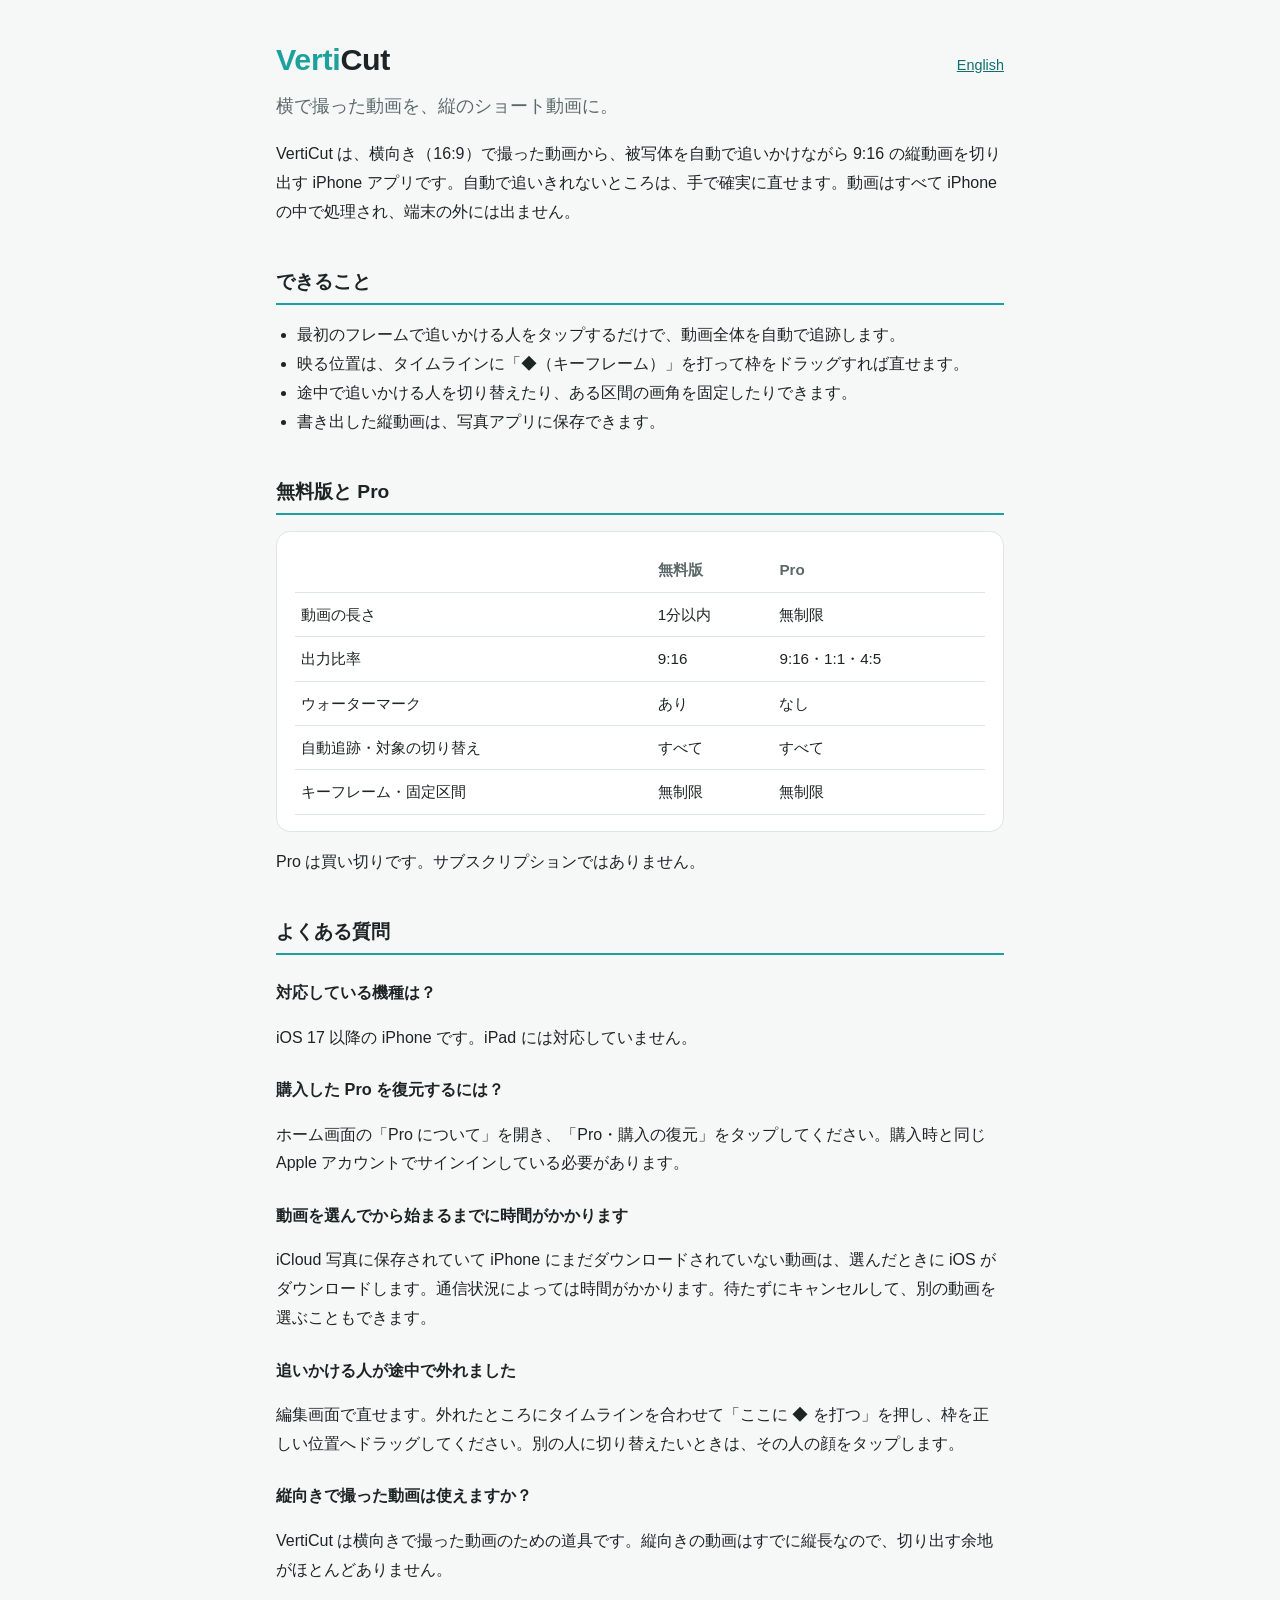
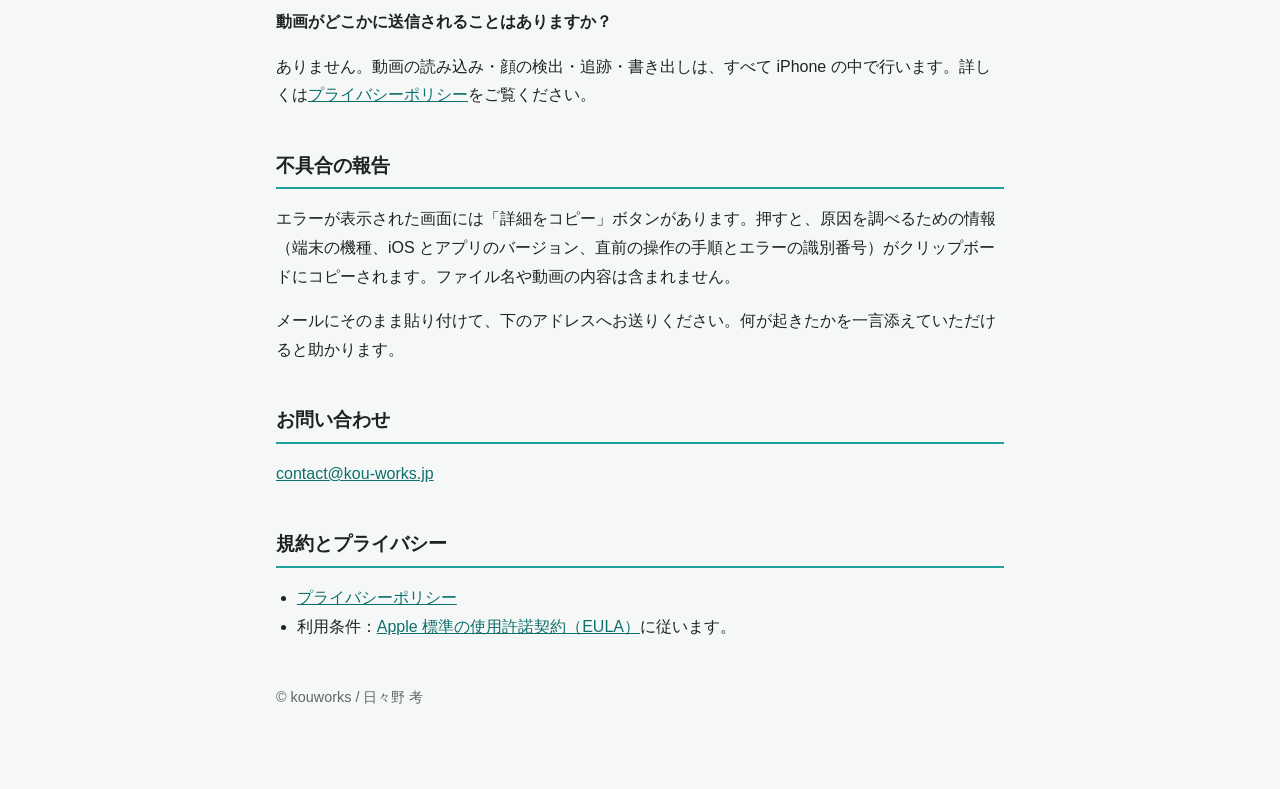
<file: index.html>
<!DOCTYPE html>
<html lang="ja">
<head>
<meta charset="utf-8">
<meta name="viewport" content="width=device-width, initial-scale=1">
<title>VertiCut サポート</title>
<meta name="description" content="横で撮った動画を、被写体を追いかけながら縦のショート動画に。VertiCut のサポートページです。">
<link rel="stylesheet" href="style.css">
</head>
<body>
<div class="wrap">
  <header>
    <div class="wordmark"><span class="a">Verti</span>Cut</div>
    <span class="lang"><a href="index-en.html">English</a></span>
  </header>
  <p class="lead">横で撮った動画を、縦のショート動画に。</p>

  <p>VertiCut は、横向き（16:9）で撮った動画から、被写体を自動で追いかけながら 9:16 の縦動画を切り出す iPhone アプリです。自動で追いきれないところは、手で確実に直せます。動画はすべて iPhone の中で処理され、端末の外には出ません。</p>

  <h2>できること</h2>
  <ul>
    <li>最初のフレームで追いかける人をタップするだけで、動画全体を自動で追跡します。</li>
    <li>映る位置は、タイムラインに「◆（キーフレーム）」を打って枠をドラッグすれば直せます。</li>
    <li>途中で追いかける人を切り替えたり、ある区間の画角を固定したりできます。</li>
    <li>書き出した縦動画は、写真アプリに保存できます。</li>
  </ul>

  <h2 id="pro">無料版と Pro</h2>
  <div class="card">
    <table>
      <tr><th></th><th>無料版</th><th>Pro</th></tr>
      <tr><td>動画の長さ</td><td>1分以内</td><td>無制限</td></tr>
      <tr><td>出力比率</td><td>9:16</td><td>9:16・1:1・4:5</td></tr>
      <tr><td>ウォーターマーク</td><td>あり</td><td>なし</td></tr>
      <tr><td>自動追跡・対象の切り替え</td><td>すべて</td><td>すべて</td></tr>
      <tr><td>キーフレーム・固定区間</td><td>無制限</td><td>無制限</td></tr>
    </table>
  </div>
  <p>Pro は買い切りです。サブスクリプションではありません。</p>

  <h2>よくある質問</h2>

  <h3>対応している機種は？</h3>
  <p>iOS 17 以降の iPhone です。iPad には対応していません。</p>

  <h3>購入した Pro を復元するには？</h3>
  <p>ホーム画面の「Pro について」を開き、「Pro・購入の復元」をタップしてください。購入時と同じ Apple アカウントでサインインしている必要があります。</p>

  <h3>動画を選んでから始まるまでに時間がかかります</h3>
  <p>iCloud 写真に保存されていて iPhone にまだダウンロードされていない動画は、選んだときに iOS がダウンロードします。通信状況によっては時間がかかります。待たずにキャンセルして、別の動画を選ぶこともできます。</p>

  <h3>追いかける人が途中で外れました</h3>
  <p>編集画面で直せます。外れたところにタイムラインを合わせて「ここに ◆ を打つ」を押し、枠を正しい位置へドラッグしてください。別の人に切り替えたいときは、その人の顔をタップします。</p>

  <h3>縦向きで撮った動画は使えますか？</h3>
  <p>VertiCut は横向きで撮った動画のための道具です。縦向きの動画はすでに縦長なので、切り出す余地がほとんどありません。</p>

  <h3>動画がどこかに送信されることはありますか？</h3>
  <p>ありません。動画の読み込み・顔の検出・追跡・書き出しは、すべて iPhone の中で行います。詳しくは<a href="privacy.html">プライバシーポリシー</a>をご覧ください。</p>

  <h2 id="report">不具合の報告</h2>
  <p>エラーが表示された画面には「詳細をコピー」ボタンがあります。押すと、原因を調べるための情報（端末の機種、iOS とアプリのバージョン、直前の操作の手順とエラーの識別番号）がクリップボードにコピーされます。ファイル名や動画の内容は含まれません。</p>
  <p>メールにそのまま貼り付けて、下のアドレスへお送りください。何が起きたかを一言添えていただけると助かります。</p>

  <h2>お問い合わせ</h2>
  <p><a href="mailto:contact@kou-works.jp">contact@kou-works.jp</a></p>

  <h2>規約とプライバシー</h2>
  <ul>
    <li><a href="privacy.html">プライバシーポリシー</a></li>
    <li>利用条件：<a href="https://www.apple.com/legal/internet-services/itunes/dev/stdeula/">Apple 標準の使用許諾契約（EULA）</a>に従います。</li>
  </ul>

  <p class="foot">© kouworks / 日々野 考</p>
</div>
</body>
</html>
</file>
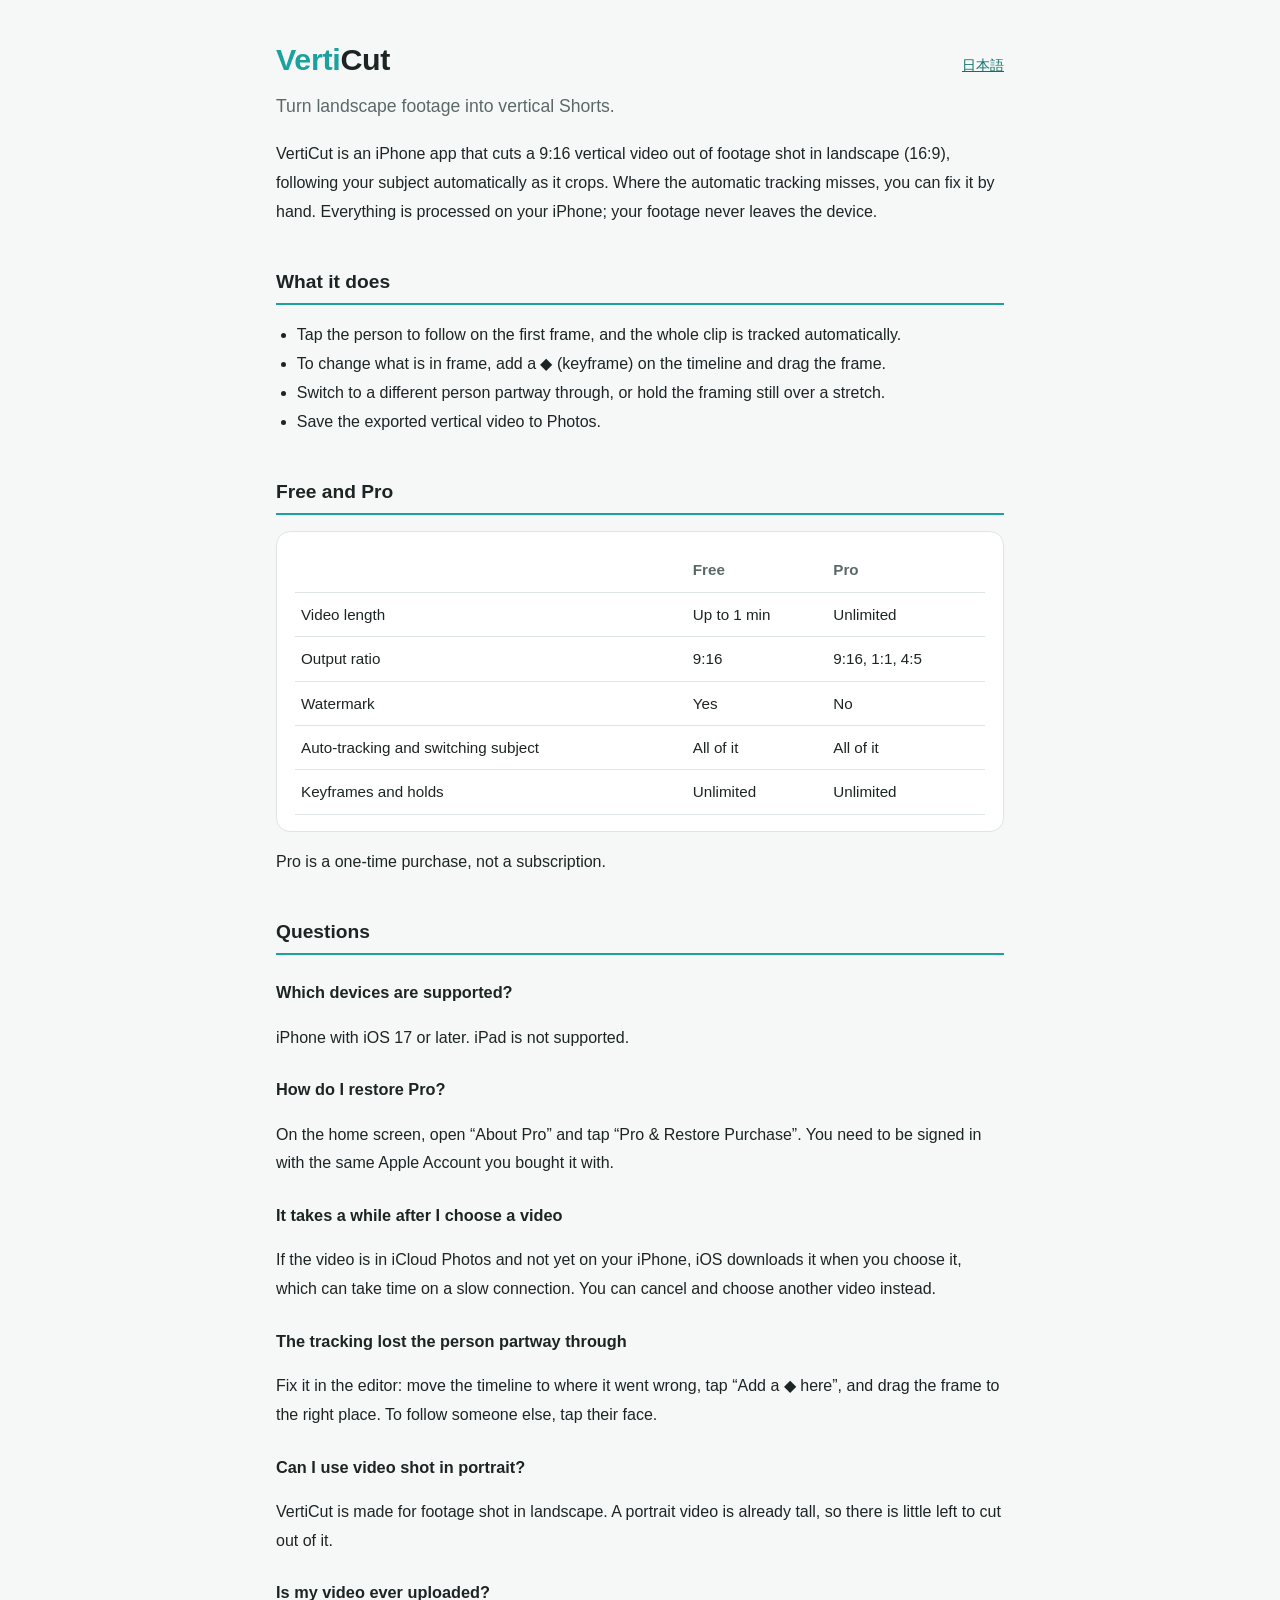
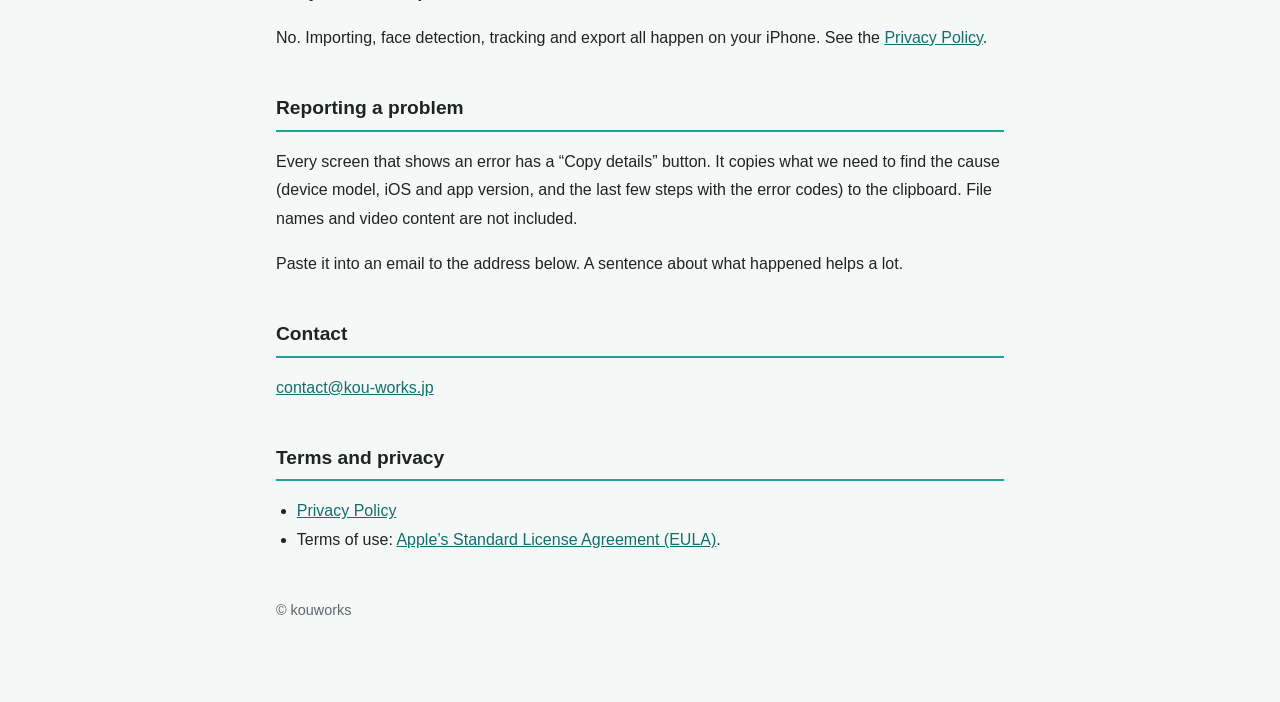
<file: index-en.html>
<!DOCTYPE html>
<html lang="en">
<head>
<meta charset="utf-8">
<meta name="viewport" content="width=device-width, initial-scale=1">
<title>VertiCut Support</title>
<meta name="description" content="Turn landscape footage into vertical Shorts, following your subject as it crops. Support for VertiCut.">
<link rel="stylesheet" href="style.css">
</head>
<body>
<div class="wrap">
  <header>
    <div class="wordmark"><span class="a">Verti</span>Cut</div>
    <span class="lang"><a href="index.html">日本語</a></span>
  </header>
  <p class="lead">Turn landscape footage into vertical Shorts.</p>

  <p>VertiCut is an iPhone app that cuts a 9:16 vertical video out of footage shot in landscape (16:9), following your subject automatically as it crops. Where the automatic tracking misses, you can fix it by hand. Everything is processed on your iPhone; your footage never leaves the device.</p>

  <h2>What it does</h2>
  <ul>
    <li>Tap the person to follow on the first frame, and the whole clip is tracked automatically.</li>
    <li>To change what is in frame, add a ◆ (keyframe) on the timeline and drag the frame.</li>
    <li>Switch to a different person partway through, or hold the framing still over a stretch.</li>
    <li>Save the exported vertical video to Photos.</li>
  </ul>

  <h2 id="pro">Free and Pro</h2>
  <div class="card">
    <table>
      <tr><th></th><th>Free</th><th>Pro</th></tr>
      <tr><td>Video length</td><td>Up to 1 min</td><td>Unlimited</td></tr>
      <tr><td>Output ratio</td><td>9:16</td><td>9:16, 1:1, 4:5</td></tr>
      <tr><td>Watermark</td><td>Yes</td><td>No</td></tr>
      <tr><td>Auto-tracking and switching subject</td><td>All of it</td><td>All of it</td></tr>
      <tr><td>Keyframes and holds</td><td>Unlimited</td><td>Unlimited</td></tr>
    </table>
  </div>
  <p>Pro is a one-time purchase, not a subscription.</p>

  <h2>Questions</h2>

  <h3>Which devices are supported?</h3>
  <p>iPhone with iOS 17 or later. iPad is not supported.</p>

  <h3>How do I restore Pro?</h3>
  <p>On the home screen, open “About Pro” and tap “Pro &amp; Restore Purchase”. You need to be signed in with the same Apple Account you bought it with.</p>

  <h3>It takes a while after I choose a video</h3>
  <p>If the video is in iCloud Photos and not yet on your iPhone, iOS downloads it when you choose it, which can take time on a slow connection. You can cancel and choose another video instead.</p>

  <h3>The tracking lost the person partway through</h3>
  <p>Fix it in the editor: move the timeline to where it went wrong, tap “Add a ◆ here”, and drag the frame to the right place. To follow someone else, tap their face.</p>

  <h3>Can I use video shot in portrait?</h3>
  <p>VertiCut is made for footage shot in landscape. A portrait video is already tall, so there is little left to cut out of it.</p>

  <h3>Is my video ever uploaded?</h3>
  <p>No. Importing, face detection, tracking and export all happen on your iPhone. See the <a href="privacy-en.html">Privacy Policy</a>.</p>

  <h2 id="report">Reporting a problem</h2>
  <p>Every screen that shows an error has a “Copy details” button. It copies what we need to find the cause (device model, iOS and app version, and the last few steps with the error codes) to the clipboard. File names and video content are not included.</p>
  <p>Paste it into an email to the address below. A sentence about what happened helps a lot.</p>

  <h2>Contact</h2>
  <p><a href="mailto:contact@kou-works.jp">contact@kou-works.jp</a></p>

  <h2>Terms and privacy</h2>
  <ul>
    <li><a href="privacy-en.html">Privacy Policy</a></li>
    <li>Terms of use: <a href="https://www.apple.com/legal/internet-services/itunes/dev/stdeula/">Apple’s Standard License Agreement (EULA)</a>.</li>
  </ul>

  <p class="foot">© kouworks</p>
</div>
</body>
</html>
</file>
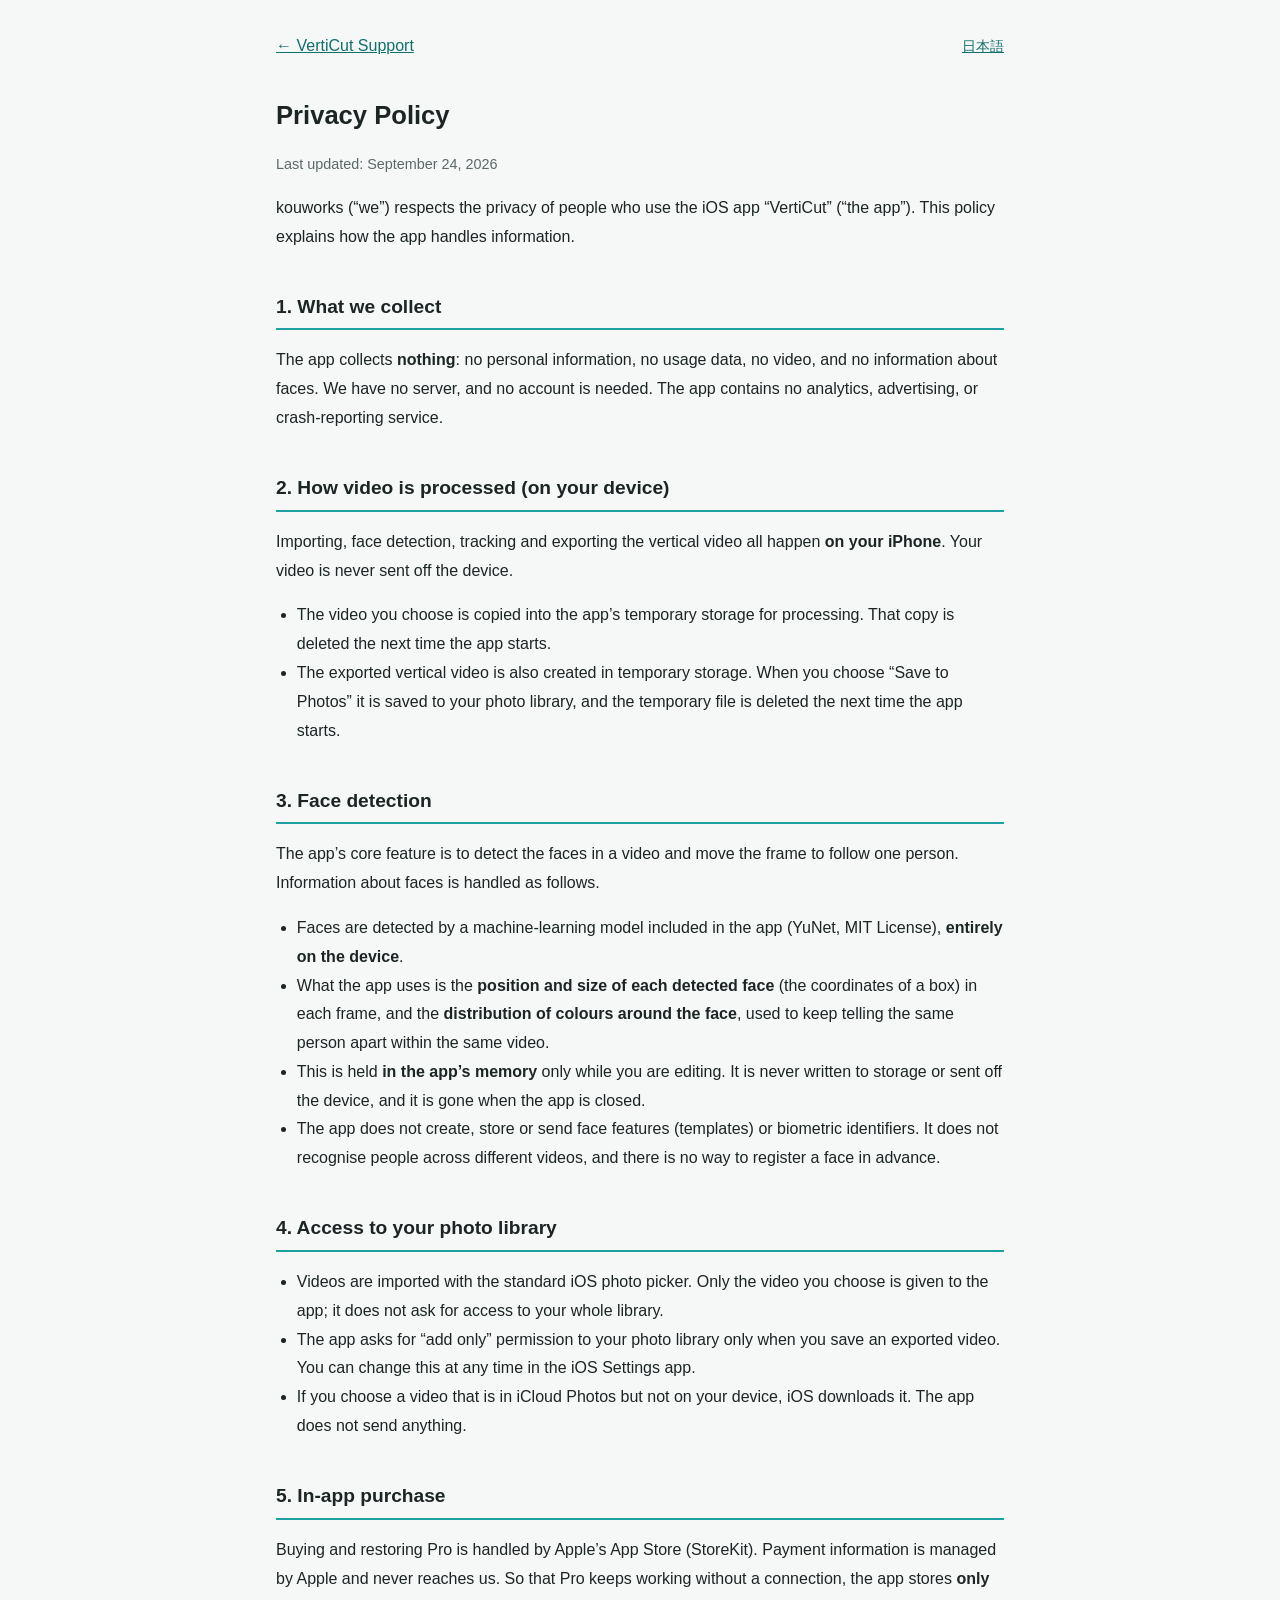
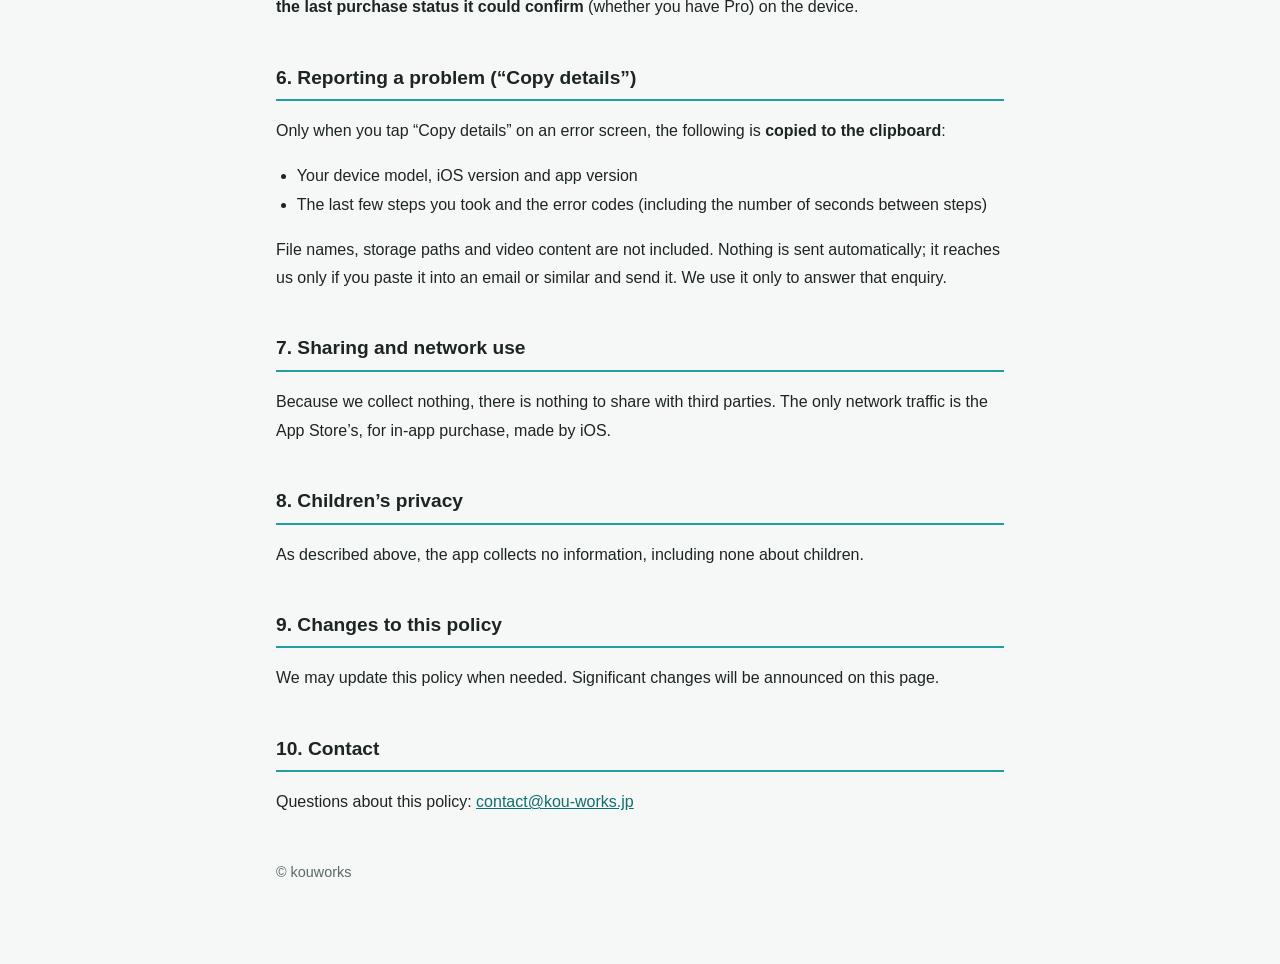
<file: privacy-en.html>
<!DOCTYPE html>
<html lang="en">
<head>
<meta charset="utf-8">
<meta name="viewport" content="width=device-width, initial-scale=1">
<title>VertiCut Privacy Policy</title>
<link rel="stylesheet" href="style.css">
</head>
<body>
<div class="wrap">
  <header>
    <a href="index-en.html">← VertiCut Support</a>
    <span class="lang"><a href="privacy.html">日本語</a></span>
  </header>
  <h1>Privacy Policy</h1>
  <p class="updated">Last updated: September 24, 2026</p>

  <p>kouworks (“we”) respects the privacy of people who use the iOS app “VertiCut” (“the app”). This policy explains how the app handles information.</p>

  <h2>1. What we collect</h2>
  <p>The app collects <strong>nothing</strong>: no personal information, no usage data, no video, and no information about faces. We have no server, and no account is needed. The app contains no analytics, advertising, or crash-reporting service.</p>

  <h2>2. How video is processed (on your device)</h2>
  <p>Importing, face detection, tracking and exporting the vertical video all happen <strong>on your iPhone</strong>. Your video is never sent off the device.</p>
  <ul>
    <li>The video you choose is copied into the app’s temporary storage for processing. That copy is deleted the next time the app starts.</li>
    <li>The exported vertical video is also created in temporary storage. When you choose “Save to Photos” it is saved to your photo library, and the temporary file is deleted the next time the app starts.</li>
  </ul>

  <h2>3. Face detection</h2>
  <p>The app’s core feature is to detect the faces in a video and move the frame to follow one person. Information about faces is handled as follows.</p>
  <ul>
    <li>Faces are detected by a machine-learning model included in the app (YuNet, MIT License), <strong>entirely on the device</strong>.</li>
    <li>What the app uses is the <strong>position and size of each detected face</strong> (the coordinates of a box) in each frame, and the <strong>distribution of colours around the face</strong>, used to keep telling the same person apart within the same video.</li>
    <li>This is held <strong>in the app’s memory</strong> only while you are editing. It is never written to storage or sent off the device, and it is gone when the app is closed.</li>
    <li>The app does not create, store or send face features (templates) or biometric identifiers. It does not recognise people across different videos, and there is no way to register a face in advance.</li>
  </ul>

  <h2>4. Access to your photo library</h2>
  <ul>
    <li>Videos are imported with the standard iOS photo picker. Only the video you choose is given to the app; it does not ask for access to your whole library.</li>
    <li>The app asks for “add only” permission to your photo library only when you save an exported video. You can change this at any time in the iOS Settings app.</li>
    <li>If you choose a video that is in iCloud Photos but not on your device, iOS downloads it. The app does not send anything.</li>
  </ul>

  <h2>5. In-app purchase</h2>
  <p>Buying and restoring Pro is handled by Apple’s App Store (StoreKit). Payment information is managed by Apple and never reaches us. So that Pro keeps working without a connection, the app stores <strong>only the last purchase status it could confirm</strong> (whether you have Pro) on the device.</p>

  <h2>6. Reporting a problem (“Copy details”)</h2>
  <p>Only when you tap “Copy details” on an error screen, the following is <strong>copied to the clipboard</strong>:</p>
  <ul>
    <li>Your device model, iOS version and app version</li>
    <li>The last few steps you took and the error codes (including the number of seconds between steps)</li>
  </ul>
  <p>File names, storage paths and video content are not included. Nothing is sent automatically; it reaches us only if you paste it into an email or similar and send it. We use it only to answer that enquiry.</p>

  <h2>7. Sharing and network use</h2>
  <p>Because we collect nothing, there is nothing to share with third parties. The only network traffic is the App Store’s, for in-app purchase, made by iOS.</p>

  <h2>8. Children’s privacy</h2>
  <p>As described above, the app collects no information, including none about children.</p>

  <h2>9. Changes to this policy</h2>
  <p>We may update this policy when needed. Significant changes will be announced on this page.</p>

  <h2>10. Contact</h2>
  <p>Questions about this policy: <a href="mailto:contact@kou-works.jp">contact@kou-works.jp</a></p>

  <p class="foot">© kouworks</p>
</div>
</body>
</html>
</file>
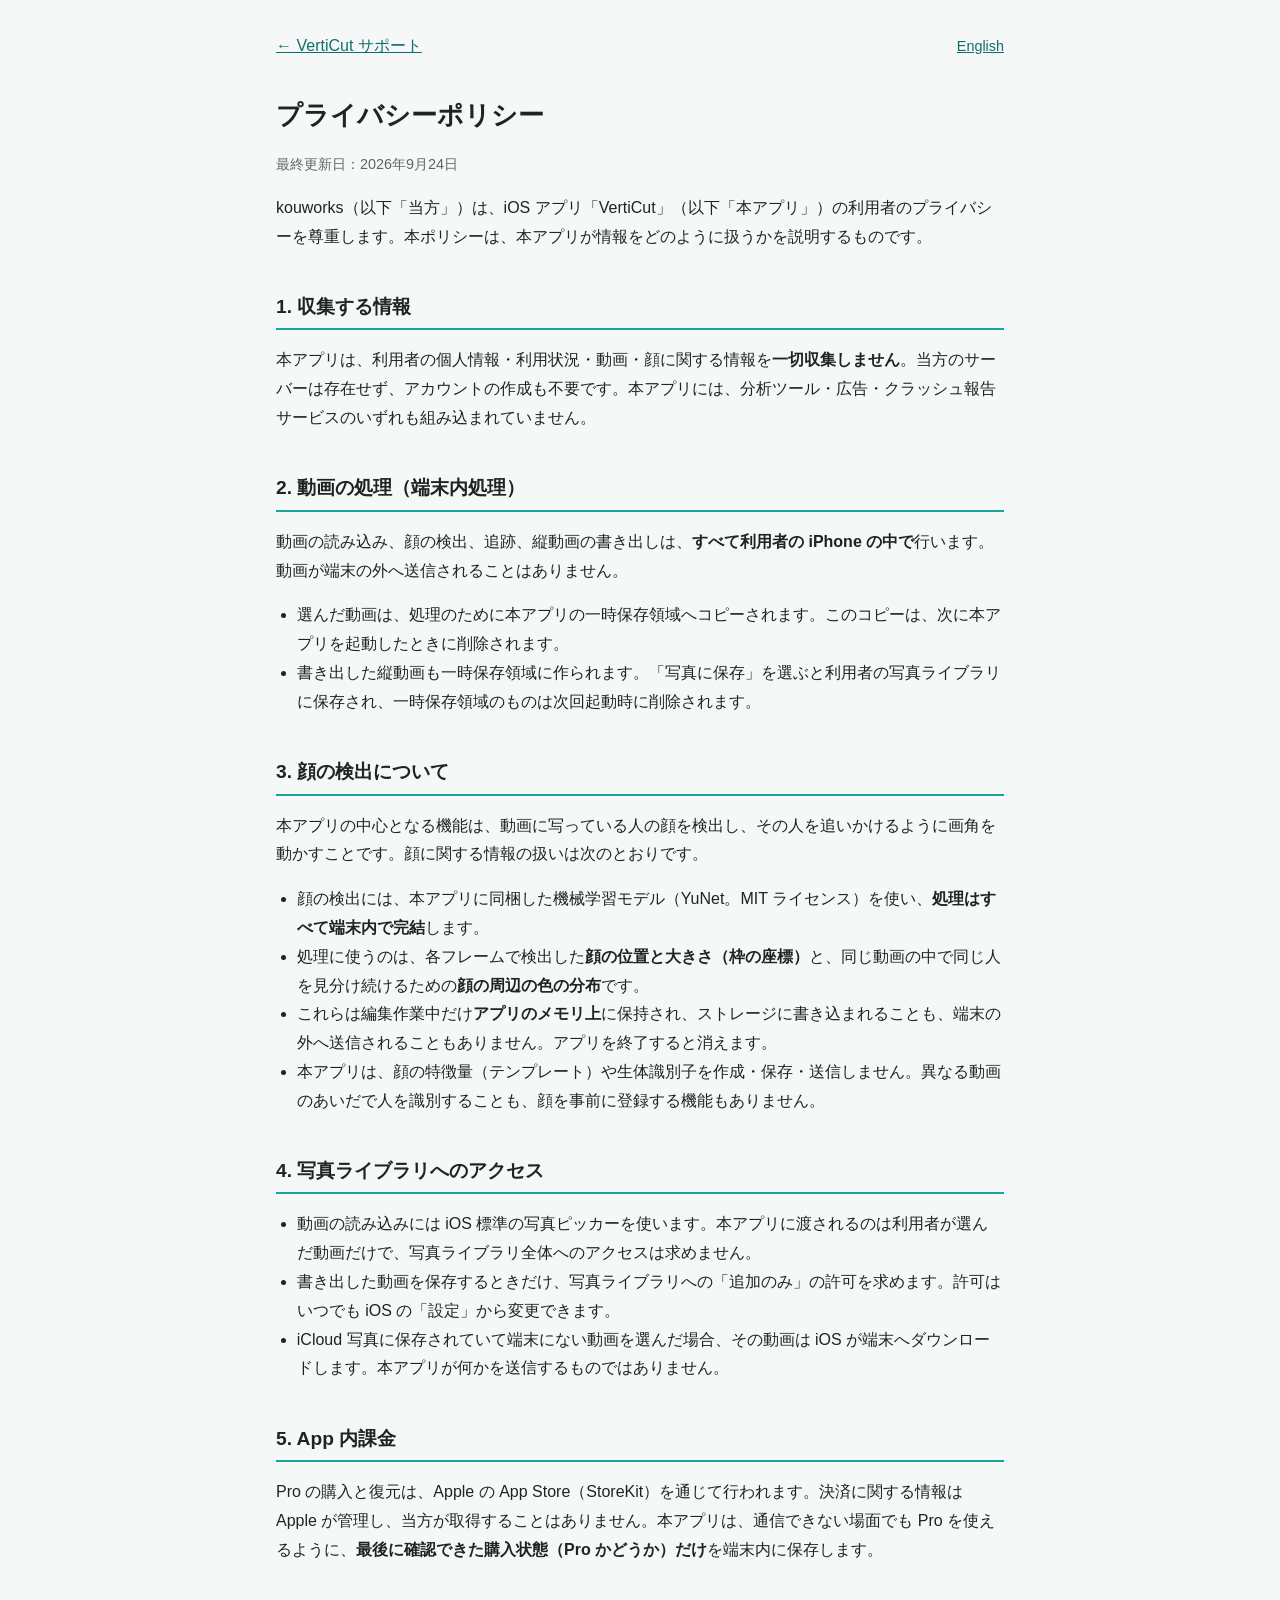
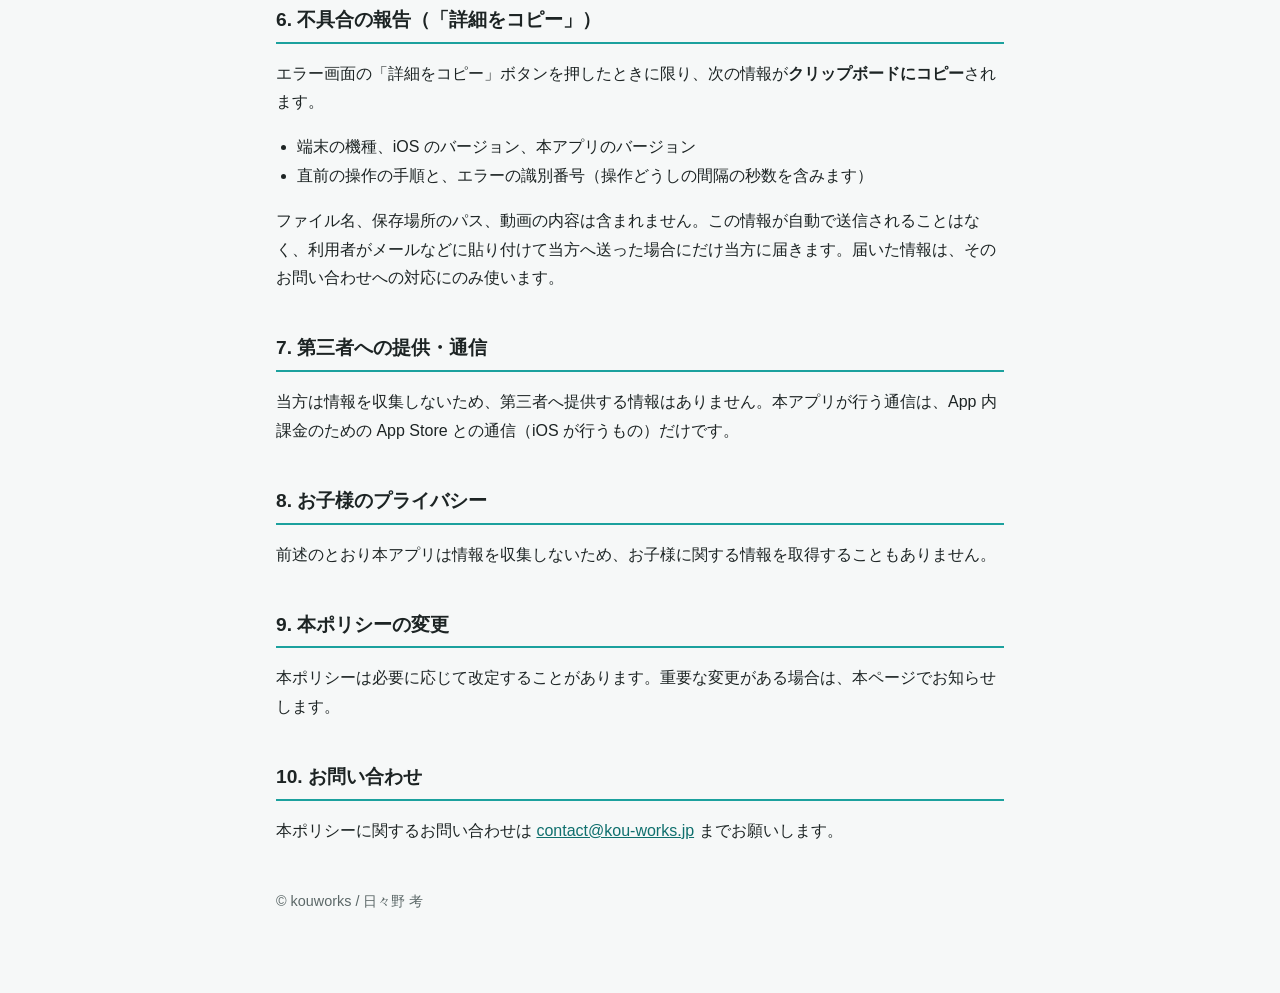
<file: privacy.html>
<!DOCTYPE html>
<html lang="ja">
<head>
<meta charset="utf-8">
<meta name="viewport" content="width=device-width, initial-scale=1">
<title>VertiCut プライバシーポリシー</title>
<link rel="stylesheet" href="style.css">
</head>
<body>
<div class="wrap">
  <header>
    <a href="index.html">← VertiCut サポート</a>
    <span class="lang"><a href="privacy-en.html">English</a></span>
  </header>
  <h1>プライバシーポリシー</h1>
  <p class="updated">最終更新日：2026年9月24日</p>

  <p>kouworks（以下「当方」）は、iOS アプリ「VertiCut」（以下「本アプリ」）の利用者のプライバシーを尊重します。本ポリシーは、本アプリが情報をどのように扱うかを説明するものです。</p>

  <h2>1. 収集する情報</h2>
  <p>本アプリは、利用者の個人情報・利用状況・動画・顔に関する情報を<strong>一切収集しません</strong>。当方のサーバーは存在せず、アカウントの作成も不要です。本アプリには、分析ツール・広告・クラッシュ報告サービスのいずれも組み込まれていません。</p>

  <h2>2. 動画の処理（端末内処理）</h2>
  <p>動画の読み込み、顔の検出、追跡、縦動画の書き出しは、<strong>すべて利用者の iPhone の中で</strong>行います。動画が端末の外へ送信されることはありません。</p>
  <ul>
    <li>選んだ動画は、処理のために本アプリの一時保存領域へコピーされます。このコピーは、次に本アプリを起動したときに削除されます。</li>
    <li>書き出した縦動画も一時保存領域に作られます。「写真に保存」を選ぶと利用者の写真ライブラリに保存され、一時保存領域のものは次回起動時に削除されます。</li>
  </ul>

  <h2>3. 顔の検出について</h2>
  <p>本アプリの中心となる機能は、動画に写っている人の顔を検出し、その人を追いかけるように画角を動かすことです。顔に関する情報の扱いは次のとおりです。</p>
  <ul>
    <li>顔の検出には、本アプリに同梱した機械学習モデル（YuNet。MIT ライセンス）を使い、<strong>処理はすべて端末内で完結</strong>します。</li>
    <li>処理に使うのは、各フレームで検出した<strong>顔の位置と大きさ（枠の座標）</strong>と、同じ動画の中で同じ人を見分け続けるための<strong>顔の周辺の色の分布</strong>です。</li>
    <li>これらは編集作業中だけ<strong>アプリのメモリ上</strong>に保持され、ストレージに書き込まれることも、端末の外へ送信されることもありません。アプリを終了すると消えます。</li>
    <li>本アプリは、顔の特徴量（テンプレート）や生体識別子を作成・保存・送信しません。異なる動画のあいだで人を識別することも、顔を事前に登録する機能もありません。</li>
  </ul>

  <h2>4. 写真ライブラリへのアクセス</h2>
  <ul>
    <li>動画の読み込みには iOS 標準の写真ピッカーを使います。本アプリに渡されるのは利用者が選んだ動画だけで、写真ライブラリ全体へのアクセスは求めません。</li>
    <li>書き出した動画を保存するときだけ、写真ライブラリへの「追加のみ」の許可を求めます。許可はいつでも iOS の「設定」から変更できます。</li>
    <li>iCloud 写真に保存されていて端末にない動画を選んだ場合、その動画は iOS が端末へダウンロードします。本アプリが何かを送信するものではありません。</li>
  </ul>

  <h2>5. App 内課金</h2>
  <p>Pro の購入と復元は、Apple の App Store（StoreKit）を通じて行われます。決済に関する情報は Apple が管理し、当方が取得することはありません。本アプリは、通信できない場面でも Pro を使えるように、<strong>最後に確認できた購入状態（Pro かどうか）だけ</strong>を端末内に保存します。</p>

  <h2>6. 不具合の報告（「詳細をコピー」）</h2>
  <p>エラー画面の「詳細をコピー」ボタンを押したときに限り、次の情報が<strong>クリップボードにコピー</strong>されます。</p>
  <ul>
    <li>端末の機種、iOS のバージョン、本アプリのバージョン</li>
    <li>直前の操作の手順と、エラーの識別番号（操作どうしの間隔の秒数を含みます）</li>
  </ul>
  <p>ファイル名、保存場所のパス、動画の内容は含まれません。この情報が自動で送信されることはなく、利用者がメールなどに貼り付けて当方へ送った場合にだけ当方に届きます。届いた情報は、そのお問い合わせへの対応にのみ使います。</p>

  <h2>7. 第三者への提供・通信</h2>
  <p>当方は情報を収集しないため、第三者へ提供する情報はありません。本アプリが行う通信は、App 内課金のための App Store との通信（iOS が行うもの）だけです。</p>

  <h2>8. お子様のプライバシー</h2>
  <p>前述のとおり本アプリは情報を収集しないため、お子様に関する情報を取得することもありません。</p>

  <h2>9. 本ポリシーの変更</h2>
  <p>本ポリシーは必要に応じて改定することがあります。重要な変更がある場合は、本ページでお知らせします。</p>

  <h2>10. お問い合わせ</h2>
  <p>本ポリシーに関するお問い合わせは <a href="mailto:contact@kou-works.jp">contact@kou-works.jp</a> までお願いします。</p>

  <p class="foot">© kouworks / 日々野 考</p>
</div>
</body>
</html>
</file>
<file: style.css>
:root {
  --accent: #1CA19E;
  --accent-ink: #0F6F6D;
  --ink: #1d2424;
  --muted: #5c6868;
  --bg: #f6f8f8;
  --card: #ffffff;
  --line: #dde5e5;
}
@media (prefers-color-scheme: dark) {
  :root {
    --accent: #3cc2bf;
    --accent-ink: #6fd6d3;
    --ink: #e8eeee;
    --muted: #9fb0b0;
    --bg: #111616;
    --card: #1a2121;
    --line: #2b3535;
  }
}
* { box-sizing: border-box; }
body {
  margin: 0; background: var(--bg); color: var(--ink); line-height: 1.8;
  font-family: -apple-system, BlinkMacSystemFont, "Hiragino Kaku Gothic ProN",
    "Hiragino Sans", "Segoe UI", sans-serif;
  -webkit-text-size-adjust: 100%;
}
.wrap { max-width: 760px; margin: 0 auto; padding: 32px 16px 64px; }
a { color: var(--accent-ink); }
header { display: flex; align-items: baseline; justify-content: space-between; gap: 12px; flex-wrap: wrap; }
.wordmark { font-weight: 800; font-size: 1.9rem; letter-spacing: -0.01em; }
.wordmark .a { color: var(--accent); }
.lang { font-size: .9rem; }
.lead { font-size: 1.1rem; color: var(--muted); margin-top: 4px; }
h1 { font-size: 1.6rem; margin: 1.2em 0 .2em; }
h2 { font-size: 1.2rem; margin-top: 2em; padding-bottom: 4px; border-bottom: 2px solid var(--accent); }
h3 { font-size: 1.02rem; margin: 1.4em 0 .2em; }
.card { background: var(--card); border: 1px solid var(--line); border-radius: 14px; padding: 16px 18px; margin: 16px 0; }
table { width: 100%; border-collapse: collapse; font-size: .95rem; }
th, td { text-align: left; padding: 8px 6px; border-bottom: 1px solid var(--line); vertical-align: top; }
th { color: var(--muted); font-weight: 600; }
.updated, .foot { color: var(--muted); font-size: .9rem; }
.foot { margin-top: 3em; }
ul { padding-left: 1.3em; }
code { font-family: ui-monospace, SFMono-Regular, Menlo, monospace; font-size: .92em; overflow-wrap: anywhere; }
/* A value like 「1分以内」 or 「9:16・1:1・4:5」 must not break mid-word; the
   feature name in the first column is the one that wraps. */
td + td, th + th { white-space: nowrap; }
</file>
